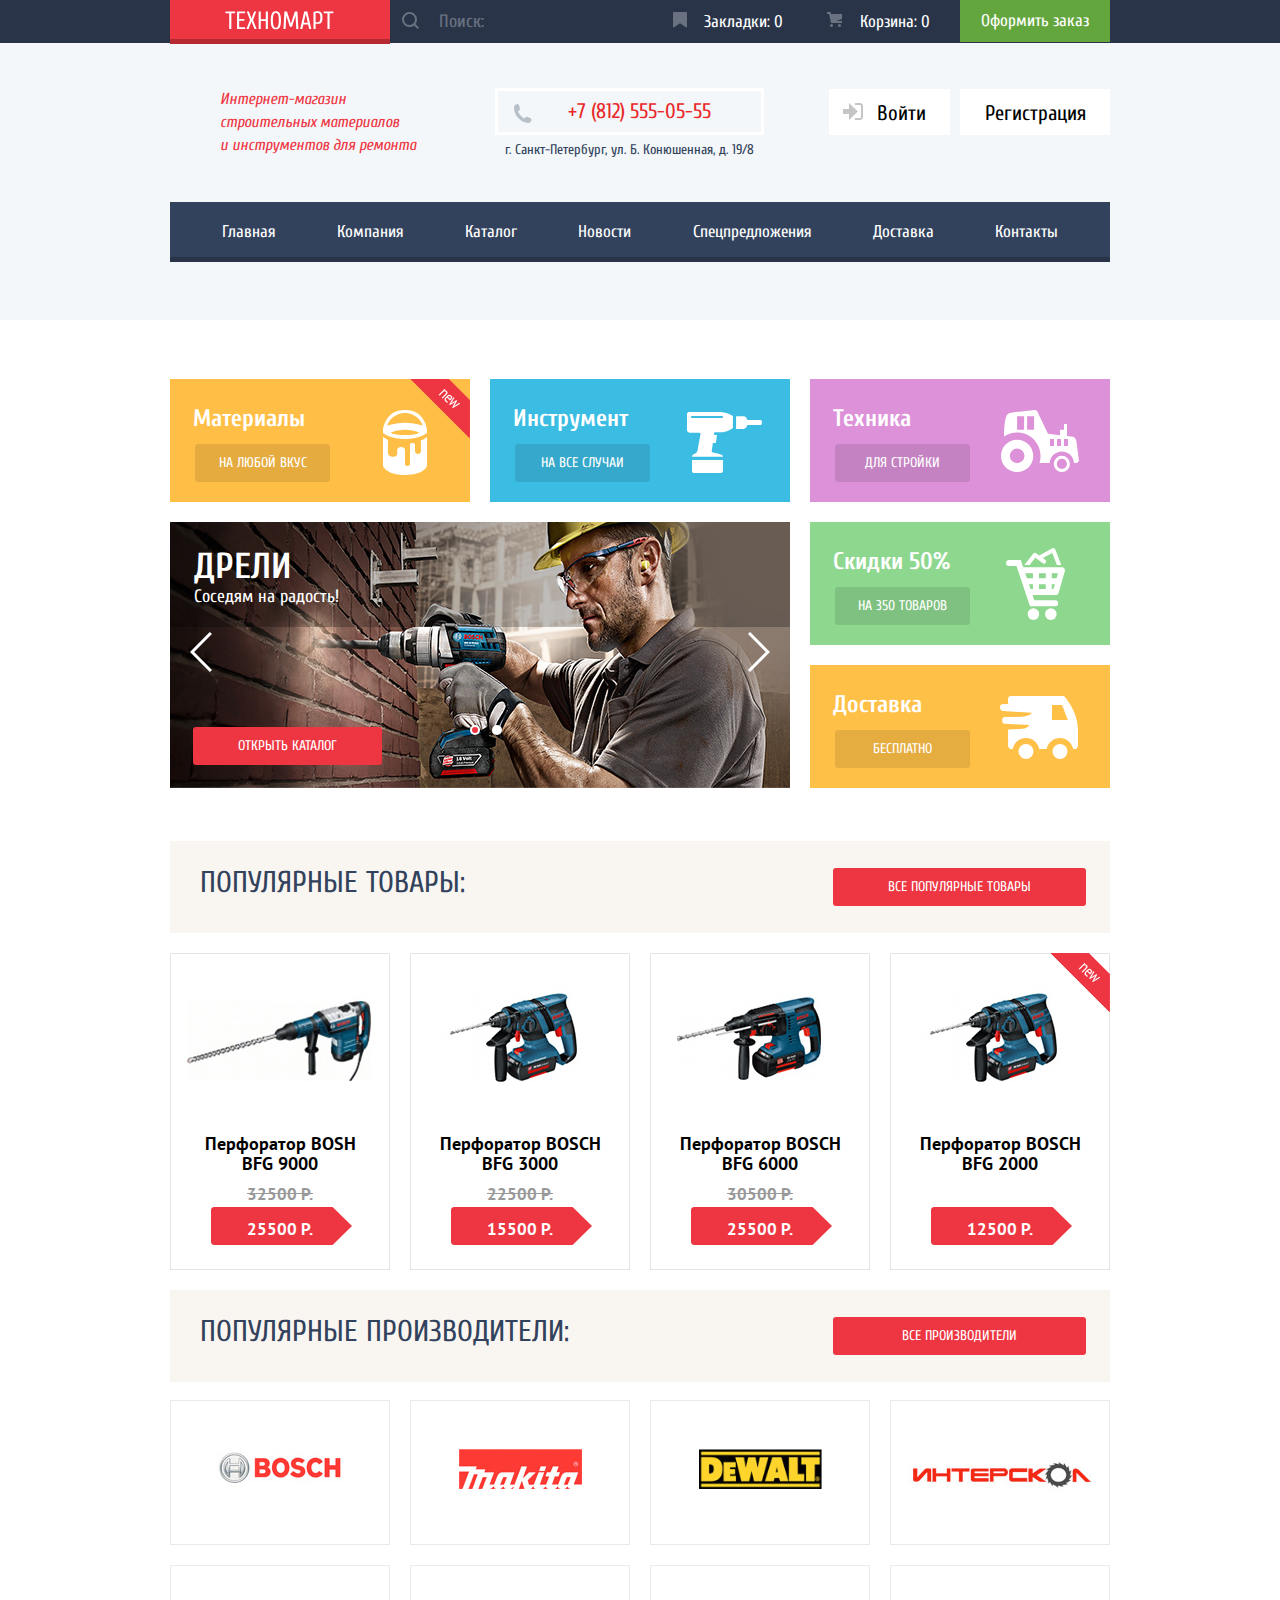
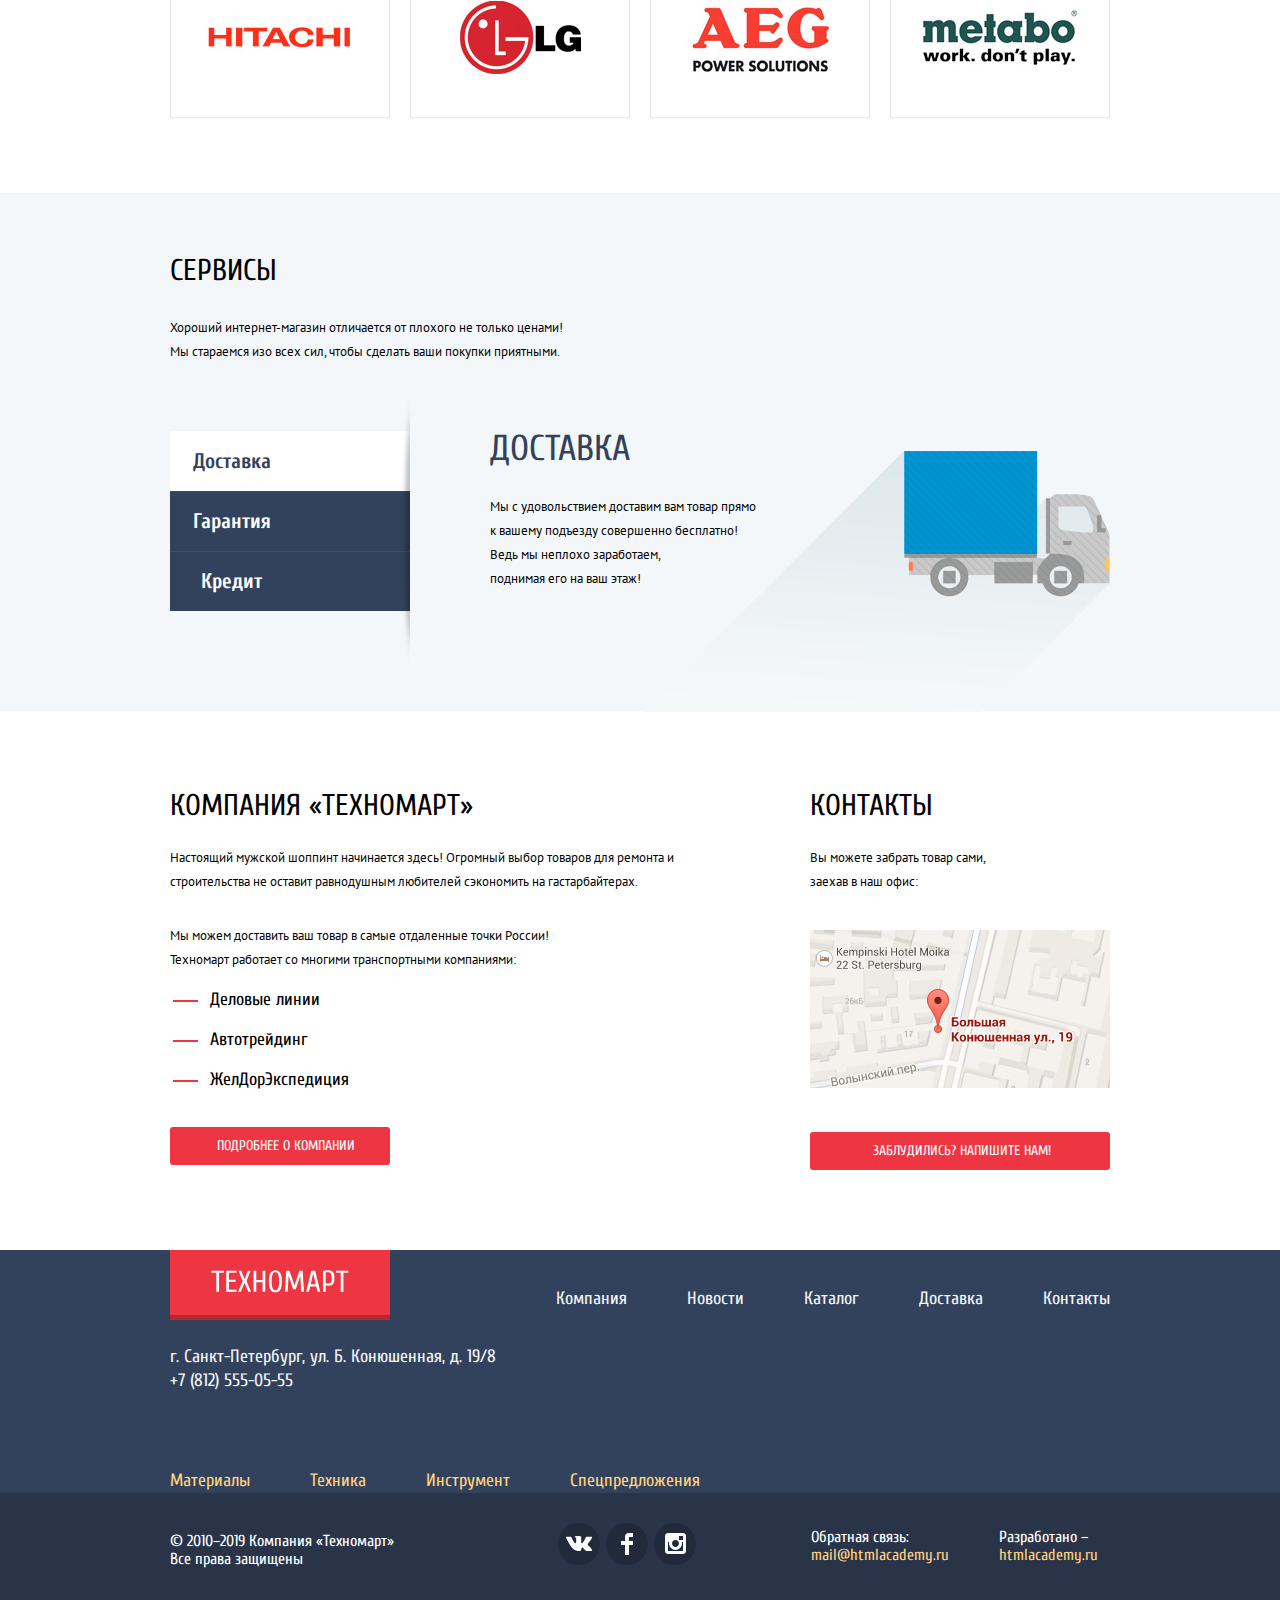
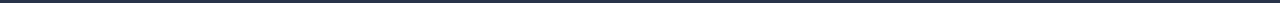
<file: index.html>
<!DOCTYPE html>
<html lang="ru">

<head>
  <meta charset="utf-8">
  <title>HTML Academy: Техномарт</title>
  <link
    href="https://fonts.googleapis.com/css?family=Cuprum:400,400i,700,700i%7CPT+Sans:400,400i,700,700i&amp;subset=cyrillic"
    rel="stylesheet">
  <link href="css/normalize.css" rel="stylesheet">
  <link href="css/style.css" rel="stylesheet">
</head>

<body>
  <header class="main-header">
    <section class="main-navigation">
      <div class="container flex">
        <h1 class="visually-hidden">Интернет-магазин «Техномарт</h1>
        <a href="index.html" class="logo">
          <img src="img/logo.svg" width="109" height="19"
            alt="Логотип магазина «Техномарт», переход на главную страницу">
        </a>
        <form action="https://echo.htmlacademy.ru" method="get">
          <p class="search">
            <input type="search" name="text" placeholder="Поиск:" id="search-field">
            <label for="search-field" class="visually-hidden">Поиск по сайту</label>
            <button type="submit" class="visually-hidden">Отправить форму</button>
          </p>
        </form>
        <a href="#" class="bookmark">
          Закладки: 0
        </a>
        <a href="#" class="cart">
          Корзина: 0
        </a>
        <a href="#" class="order">Оформить заказ</a>
      </div>
    </section>

    <section class="flex">
      <div class="container flex">
        <h2 class="slogan">Интернет-магазин строительных материалов и&nbsp;инструментов для ремонта</h2>
        <p class="contacts-header">
          <a href="tel:+78125550555" class="phone">+7 (812) 555-05-55</a>
          <span class="address">г. Санкт-Петербург, ул. Б. Конюшенная, д. 19/8</span>
        </p>
        <div class="flex login">
          <a href="#" class="sign-in">Войти</a>
          <a href="#" class="sign-up">Регистрация</a>
        </div>
        <nav class="site-navigation">
          <ul class="site-navigation-list flex">
            <li><a href="#">Главная</a></li>
            <li><a href="info.html">Компания</a></li>
            <li><a href="inner.html">Каталог</a></li>
            <li><a href="news.html">Новости</a></li>
            <li><a href="special-offer.html">Спецпредложения</a></li>
            <li><a href="delivery.html">Доставка</a></li>
            <li><a href="contacts.html">Контакты</a></li>
          </ul>
        </nav>
      </div>
    </section>
  </header>

  <div class="container flex">
    <div class="flex promo">
      <h2 class="visually-hidden">Баннеры</h2>
      <section class="flex promo-section-slider">
        <div class="promo-block promo-block-1">
          <span>Материалы</span>
          <a href="#">на любой вкус</a>
        </div>
        <div class="promo-block promo-block-2">
          <span>Инструмент</span>
          <a href="#">на все случаи</a>
        </div>
        <div class="promo-slider flex">
          <h2 class="visually-hidden">Слайдер</h2>
          <div class="slider-content-1">
            <span class="promo-slider-title">Дрели</span>
            <span class="promo-slider-text">Соседям на радость!</span>
          </div>
          <div class="slider-content-2">
            <span class="promo-slider-title">Перфораторы</span>
            <span class="promo-slider-text">Настоящие мужские игрушки</span>
          </div>
          <button class="button-left" type="button"><span class="visually-hidden">Вперед</span></button>
          <button class="button-right" type="button"><span class="visually-hidden">Назад</span></button>
          <div class="slider-controls">
            <label>Первый</label>
            <label>Второй</label>
          </div>
          <a href="inner.html">Открыть каталог</a>
        </div>
      </section>
      <section class="flex promo-section-block">
        <h2 class="visually-hidden">Баннеры</h2>
        <div class="promo-block promo-block-3">
          <span>Техника</span>
          <a href="#">для стройки</a>
        </div>
        <div class="promo-block promo-block-4">
          <span>Скидки 50%</span>
          <a href="#">на 350 товаров</a>
        </div>
        <div class="promo-block promo-block-5">
          <span>Доставка</span>
          <a href="#">бесплатно</a>
        </div>
      </section>
    </div>
  </div>

  <section class="container">
    <div class="popular-item flex">
      <h2 class="popular-item-title">Популярные товары:</h2>
      <a href="#">Все популярные товары</a>
    </div>
    <ul class="flex popular-list">
      <li class="catalog-item">
        <img src="img/product-10.jpg" width="218" height="170" alt="Перфоратор Bosch BFG 9000">
        <h3 class="catalog-item-title">
          <a href="catalog-item.html">
            <span>Перфоратор BOSH</span>
            <span>BFG 9000</span>
          </a>
        </h3>
        <div class="price">
          <p class="catalog-item-discount">32500 Р.</p>
          <a class="catalog-item-price" href="#">25500 Р.</a>
        </div>
        <p class="catalog-item-actions">
          <a href="#" class="catalog-item-buy">Купить</a>
          <a href="#" class="catalog-item-bookmark">В закладки</a>
        </p>
      </li>
      <li class="catalog-item">
        <img src="img/product-1.jpg" width="218" height="170" alt="Перфоратор Bosch BFG 3000">
        <h3 class="catalog-item-title">
          <a href="catalog-item.html">
            <span>Перфоратор BOSCH</span>
            <span>BFG 3000</span>
          </a>
        </h3>
        <div class="price">
          <p class="catalog-item-discount">22500 Р.</p>
          <a class="catalog-item-price" href="#">15500 Р.</a>
        </div>
        <p class="catalog-item-actions">
          <a href="#" class="catalog-item-buy">Купить</a>
          <a href="#" class="catalog-item-bookmark">В закладки</a>
        </p>
      </li>
      <li class="catalog-item">
        <img src="img/product-2.jpg" width="218" height="170" alt="Перфоратор Bosch BFG 6000">
        <h3 class="catalog-item-title">
          <a href="catalog-item.html">
            <span>Перфоратор BOSCH</span>
            <span>BFG 6000</span>
          </a>
        </h3>
        <div class="price">
          <p class="catalog-item-discount">30500 Р.</p>
          <a class="catalog-item-price" href="#">25500 Р.</a>
        </div>
        <p class="catalog-item-actions">
          <a href="#" class="catalog-item-buy">Купить</a>
          <a href="#" class="catalog-item-bookmark">В закладки</a>
        </p>
      </li>
      <li class="catalog-item">
        <img src="img/product-6.jpg" width="218" height="170" alt="Перфоратор Bosch BFG 2000">
        <h3 class="catalog-item-title">
          <a href="catalog-item.html">
            <span>Перфоратор BOSCH</span>
            <span>BFG 2000</span>
          </a>
        </h3>
        <div class="price">
          <p class="catalog-item-discount"></p>
          <a class="catalog-item-price" href="#">12500 Р.</a>
        </div>
        <p class="catalog-item-actions">
          <a href="#" class="catalog-item-buy">Купить</a>
          <a href="#" class="catalog-item-bookmark">В закладки</a>
        </p>
        <p class="catalog-item-new">Новинка</p>
      </li>
    </ul>
  </section>

  <section class="container">
    <div class="popular-producer flex">
      <h2 class="popular-producer-title">Популярные производители:</h2>
      <a href="#">Все производители</a>
    </div>
    <ul class="producer-list flex">
      <li class="producer-logo">
        <a class="producer-list-image" href="#">
          <img src="img/bosch.jpg" width="126" height="37" alt="Логотип Bosch">
        </a>
      </li>
      <li class="producer-logo">
        <a class="producer-list-image" href="#">
          <img src="img/makita.jpg" width="123" height="40" alt="Логотип Makita">
        </a>
      </li>
      <li class="producer-logo">
        <a class="producer-list-image" href="#">
          <img src="img/dewalt.jpg" width="123" height="40" alt="Логотип Dewalt">
        </a>
      </li>
      <li class="producer-logo">
        <a class="producer-list-image" href="#">
          <img src="img/interskol.jpg" width="200" height="88" alt="Логотип Интерскол">
        </a>
      </li>
      <li class="producer-logo">
        <a class="producer-list-image" href="#">
          <img src="img/hitachi.jpg" width="169" height="31" alt="Логотип Hitachi">
        </a>
      </li>
      <li class="producer-logo">
        <a class="producer-list-image" href="#">
          <img src="img/lg.jpg" width="121" height="73" alt="Логотип Lg">
        </a>
      </li>
      <li class="producer-logo">
        <a class="producer-list-image" href="#">
          <img src="img/aeg.jpg" width="151" height="96" alt="Логотип Aeg">
        </a>
      </li>
      <li class="producer-logo">
        <a class="producer-list-image" href="#">
          <img src="img/metabo.jpg" width="204" height="69" alt="Логотип Metabo">
        </a>
      </li>
    </ul>
  </section>

  <div class="sliders-info">
    <section class="container service">
      <h2 class="subtitle">Сервисы</h2>
      <p class="text">Хороший интернет-магазин отличается от плохого не только ценами!
        Мы стараемся изо всех сил, чтобы сделать ваши покупки приятными.
      </p>
    </section>
    <section class="container sliders-button flex">
      <div class="sliders flex">
        <button type="button" class="current">Доставка</button>
        <button type="button">Гарантия</button>
        <button type="button">Кредит</button>
      </div>
      <div class="slider-1 flex">
        <h2 class="subtitle">Доставка</h2>
        <p class="text">Мы с удовольствием доставим вам товар прямо<br>
          к вашему подъезду совершенно бесплатно!<br>
          Ведь мы неплохо заработаем,<br>
          поднимая его на ваш этаж!
        </p>
      </div>
      <div class="slider-2 flex">
        <h2 class="subtitle">Гарантия</h2>
        <p class="text">Если купленный у нас товар поломается или заискрит,<br>
          а также в случае пожара, спровоцированного его возгоранием,<br>вы всегда можете быть уверены в нашей гарантии.
          Мы обменяем сгоревший товар на новый.<br>
          Дом уж восстановите как-нибудь сами.
        </p>
      </div>
      <div class="slider-3 flex">
        <h2 class="subtitle">Кредит</h2>
        <p class="text">Залезть в долговую яму стало проще!
          Кредитные консультанты придут вам на помощь.
        </p>
        <a href="#" class="slider-button-submit">Отправить заявку</a>
    </div>
    </section>
  </div>

  <div class="container flex">
    <section class="info">
      <h2 class="subtitle">Компания «Техномарт»</h2>
      <p class="text">Настоящий мужской шоппинт начинается здесь! Огромный выбор товаров для ремонта и
        строительства не оставит равнодушным любителей сэкономить на гастарбайтерах.
      <p class="text text-2">Мы можем доставить ваш товар в самые отдаленные точки России!<br>
        Техномарт работает со многими транспортными компаниями:</p>
      <ul class="list">
        <li>Деловые линии</li>
        <li>Автотрейдинг</li>
        <li>ЖелДорЭкспедиция</li>
      </ul>
      <a href="#" class="button">Подробнее о компании</a>
    </section>
    <section class="main-contacts">
      <h2 class="subtitle">Контакты</h2>
      <p class="text">Вы можете забрать товар сами,
        заехав в наш офис:
      </p>
      <p class="contacts-map">
        <img class="map" src="img/map.jpg" width="300" height="158"
          alt="Офис компании по адресу ул.Б.Конюшенная, д.19/8">
        <a href="#" class="button">Заблудились? Напишите нам!</a>
      </p>
    </section>
  </div>

  <footer>
    <div class="main-footer">
      <div class="footer">
        <div class="container flex">
          <div class="container flex">
            <a href="index.html" class="logo-big">
              <img src="img/logo.svg" width="138" height="23" alt="Логотип магазина «Техномарт»">
            </a>
            <ul class="footer-navigation flex white-list">
              <li><a href="info.html" class="white-link">Компания</a></li>
              <li><a href="news.html" class="white-link">Новости</a></li>
              <li><a href="inner.html" class="white-link">Каталог</a></li>
              <li><a href="delivery.html" class="white-link">Доставка</a></li>
              <li><a href="contacts.html" class="white-link">Контакты</a></li>
            </ul>
          </div>
          <div class="container flex">
            <p class="footer-contacts"> г. Санкт-Петербург, ул. Б. Конюшенная, д. 19/8
              <a href="tel:+78125550555" class="footer-contacts">+7 (812) 555-05-55</a>
            </p>
            <ul class="footer-navigation flex yellow-list">
              <li><a href="materials.html" class="yellow-link">Материалы</a></li>
              <li><a href="technique.html" class="yellow-link">Техника</a></li>
              <li><a href="tool.html" class="yellow-link">Инструмент</a></li>
              <li><a href="special-offer.html" class="yellow-link">Спецпредложения</a></li>
            </ul>
          </div>
        </div>
      </div>

      <div class="footer-social">
        <div class="container flex">
          <p class="copyright">
            © 2010–2019 Компания «Техномарт»
            Все права защищены
          </p>
          <ul class="social flex">
            <li>
              <a href="#" class="social-button"><span class="visually-hidden">Вконтакте</span><svg
                  xmlns="http://www.w3.org/2000/svg" width="26" height="15" viewBox="0 0 26 15">
                  <path fill="#FFF"
                    d="M16.138 11.51c.956-.309 2.18 2.04 3.483 2.939.978.681 1.727.534 1.727.534l3.473-.05s1.815-.112.957-1.554c-.071-.12-.503-1.069-2.585-3.022-2.177-2.043-1.882-1.712.739-5.244 1.597-2.153 2.236-3.468 2.036-4.028-.192-.539-1.365-.399-1.365-.399L20.69.713c-.381.001-.704.119-.851.515-.003.004-.621 1.666-1.445 3.079-1.741 2.989-2.436 3.148-2.724 2.961-.661-.433-.494-1.737-.494-2.664 0-2.897.432-4.105-.846-4.417-.427-.104-.739-.172-1.828-.182-1.392-.021-2.574 0-3.244.329-.445.223-.786.712-.579.74.26.035.843.16 1.155.586.401.552.389 1.789.389 1.789s.229 3.411-.54 3.834c-.528.29-1.25-.302-2.803-3.016-.793-1.388-1.392-2.922-1.392-2.922s-.116-.285-.326-.441c-.25-.185-.6-.244-.6-.244L.848.684S.29.7.085.946c-.182.218-.015.668-.015.668s2.909 6.881 6.203 10.347c3.02 3.182 6.452 2.971 6.452 2.971h1.555s.469-.054.709-.312c.224-.24.214-.691.214-.691s-.031-2.109.935-2.419z" />
                </svg></a>
            </li>
            <li>
              <a href="#" class="social-button facebook"><span class="visually-hidden">Фейсбук</span><svg
                  xmlns="http://www.w3.org/2000/svg" width="12" height="22" viewBox="0 0 12 22">
                  <path fill="#FFF" d="M12 4V0H8a4 4 0 0 0-4 4v4H0v4h4v10h4V12h4V8H8V4h4z" />
                </svg></a>
            </li>
            <li>
              <a href="#" class="social-button"><span class="visually-hidden">Инстаграм</span><svg
                  xmlns="http://www.w3.org/2000/svg" width="21" height="21" viewBox="0 0 21 21">
                  <path fill="#FFF"
                    d="M18 0H3C1.35 0 0 1.35 0 3v15c0 1.65 1.35 3 3 3h15c1.65 0 3-1.35 3-3V3c0-1.65-1.35-3-3-3zm-7.5 7c1.93 0 3.5 1.57 3.5 3.5S12.43 14 10.5 14 7 12.43 7 10.5 8.57 7 10.5 7zM18 18H3V9h1.181A6.504 6.504 0 0 0 4 10.5a6.5 6.5 0 1 0 13 0 6.45 6.45 0 0 0-.181-1.5H18v9zm0-11h-4V3h4v4z" />
                </svg></a>
            </li>
          </ul>
          <p class="feedback mail">Обратная связь:
            <a href="mailto:mail@htmlacademy.ru" class="feedback-link">mail@htmlacademy.ru</a>
          </p>
          <p class="feedback site">Разработано –
            <a href="https://htmlacademy.ru/intensive/htmlcss" class="feedback-link">htmlacademy.ru</a>
          </p>
        </div>
      </div>
    </div>
  </footer>

  <section class="appointment">
    <h2 class="visually-hidden">Форма отправки письма</h2>
    <form class="flex" action="https://echo.htmlacademy.ru" method="POST">
      <p class="appointment-item appointment-item-name">
        <label for="name-field">Ваше имя:</label>
        <input type="text" name="name" id="name-field" placeholder="Имя Фамилия">
      </p>
      <p class="appointment-item appointment-item-email">
        <label for="mail-field">Ваш e-mail:</label>
        <input type="email" name="mail" id="mail-field" placeholder="email@example.com">
      </p>
      <p class="appointment-text">
        <label for="text-field">Текст письма:</label><br>
        <textarea name="text" id="text-field" placeholder="В свободной форме"></textarea>
      </p>
      <p class="submit-button">
        <button class="submit" type="submit">Отправить</button>
      </p>
    </form>
  </section>

  <section class="map-big">
    <h2 class="visually-hidden">Карта</h2>
    <img src="img/map.png" width="940" height="446" alt="Офис компании по адресу ул.Б.Конюшенная, д.19/8">
  </section>

</body>

</html>
</file>
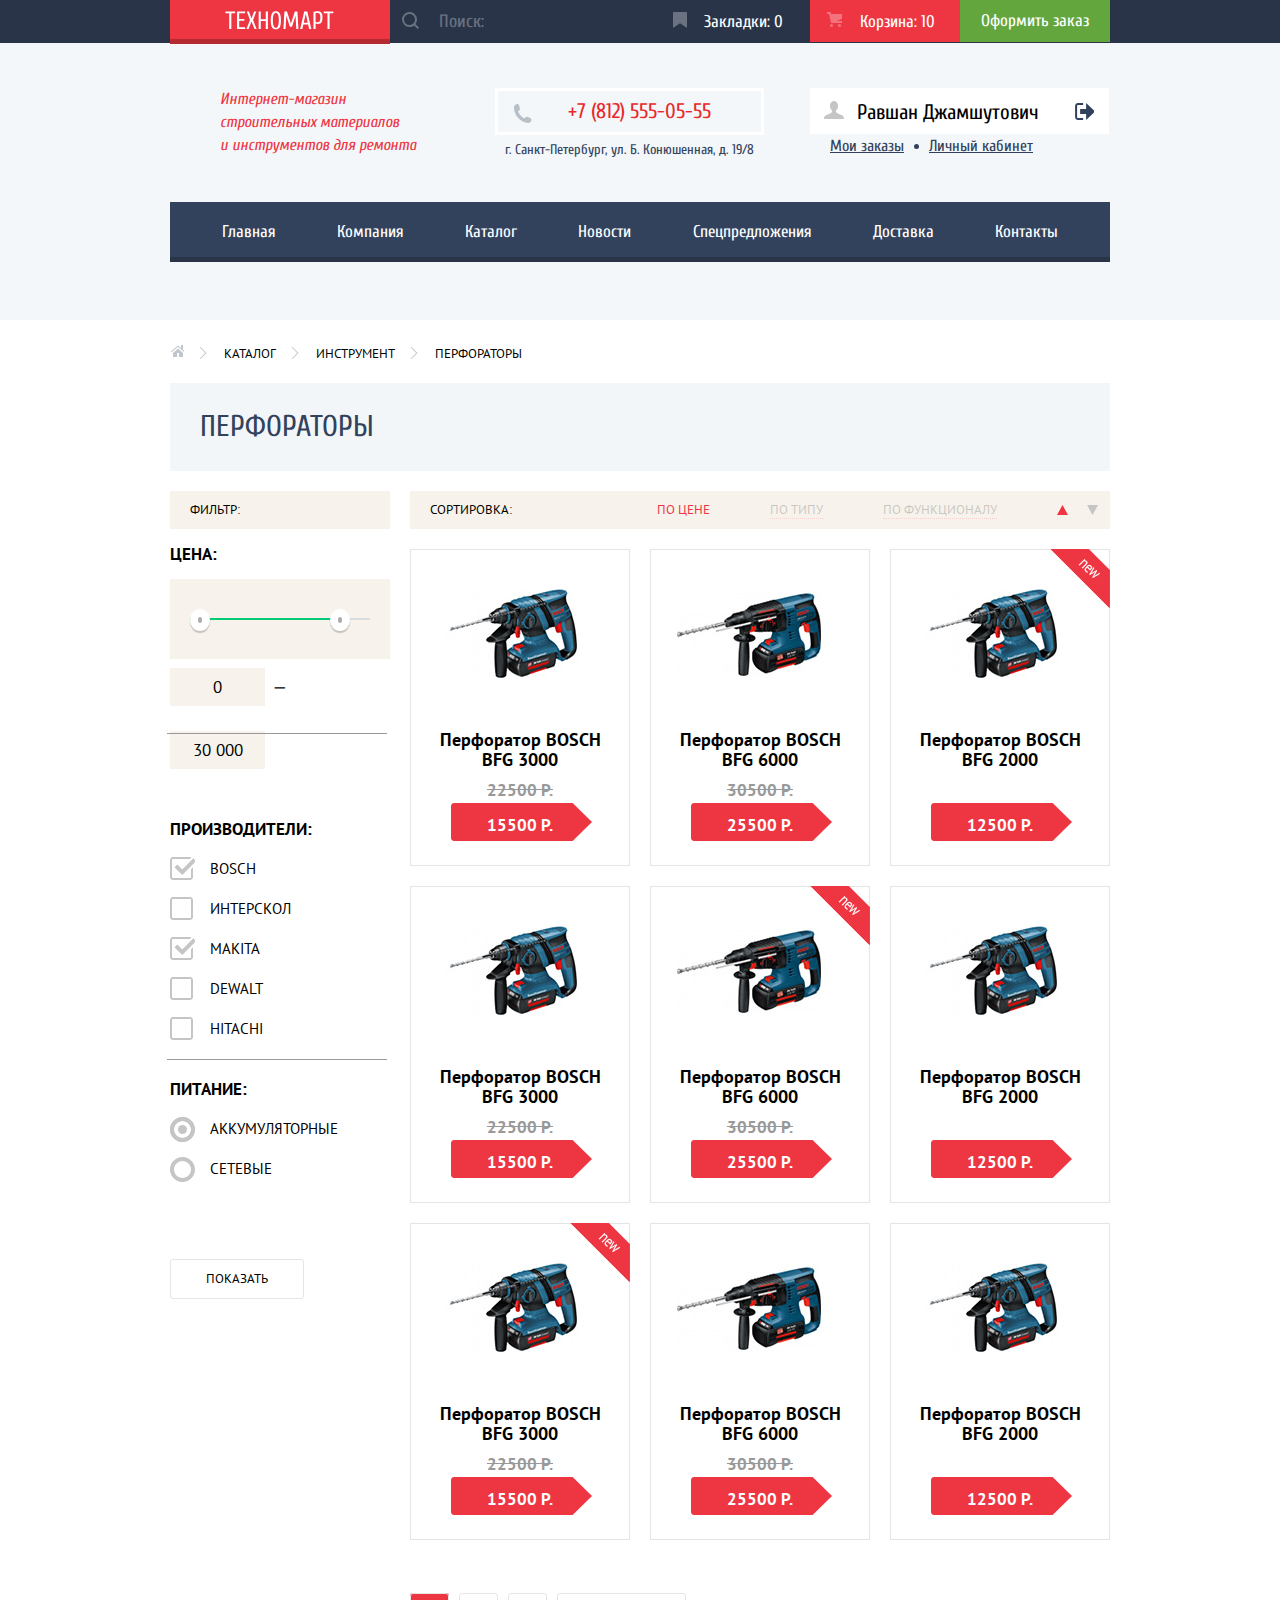
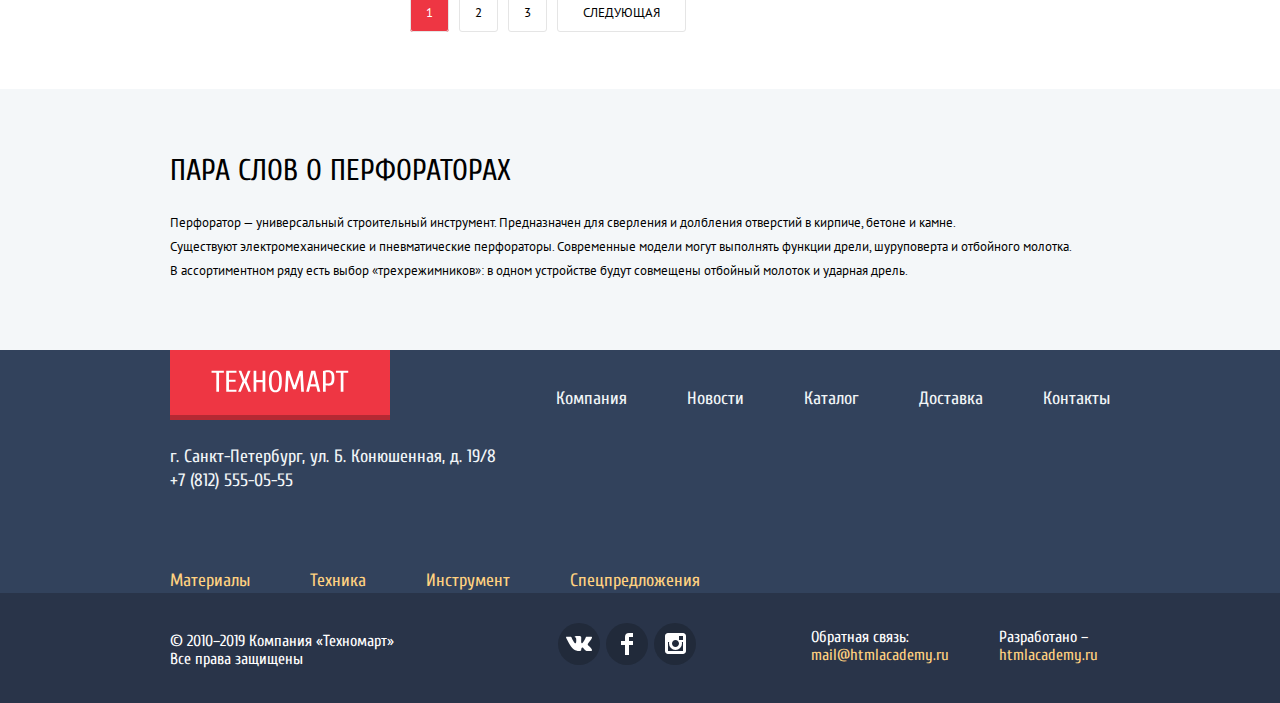
<file: inner.html>
<!DOCTYPE html>
<html lang="ru">

<head>
    <meta charset="utf-8">
    <title>HTML Academy: Техномарт</title>
    <link
        href="https://fonts.googleapis.com/css?family=Cuprum:400,400i,700,700i%7CPT+Sans:400,400i,700,700i&amp;subset=cyrillic"
        rel="stylesheet">
    <link href="css/normalize.css" rel="stylesheet">
    <link href="css/style.css" rel="stylesheet">
</head>

<body>
    <header class="main-header">
        <section class="main-navigation">
            <div class="container flex">
                <h1 class="visually-hidden">Интернет-магазин «Техномарт</h1>
                <a href="index.html" class="logo">
                    <img src="img/logo.svg" width="109" height="19"
                        alt="Логотип магазина «Техномарт», переход на главную страницу">
                </a>
                <form action="https://echo.htmlacademy.ru" method="get" class="search-form">
                    <p class="search">
                        <input type="search" name="text" placeholder="Поиск:" id="search-field">
                        <label for="search-field" class="visually-hidden">Поиск по сайту</label>
                        <button type="submit" class="visually-hidden">Отправить форму</button>
                    </p>
                </form>
                <a href="#" class="bookmark">
                    Закладки: 0
                </a>
                <a href="#" class="cart cart-full">
                    Корзина: 10
                </a>
                <a href="#" class="order">Оформить заказ</a>
            </div>
        </section>

        <section>
            <div class="container flex">
                <h1 class="slogan">Интернет-магазин строительных материалов и&nbsp;инструментов для ремонта</h1>
                <p class="contacts-header">
                    <a href="tel:+78125550555" class="phone">+7 (812) 555-05-55</a>
                    <span class="address">г. Санкт-Петербург, ул. Б. Конюшенная, д. 19/8</span>
                </p>
                <div class="flex user-navigation">
                <a href="#" class="user">Равшан Джамшутович</a>
                <a class="logout" href="#">
                    <span class="visually-hidden">Выход</span>
                </a>
                <a href="#" class="orders">Мои заказы</a>
                <a href="#" class="account">Личный кабинет</a>
                </div>
                <nav class="site-navigation">
                    <ul class="site-navigation-list flex">
                        <li><a href="index.html">Главная</a></li>
                        <li><a href="info.html">Компания</a></li>
                        <li><a href="inner.html">Каталог</a></li>
                        <li><a href="news.html">Новости</a></li>
                        <li><a href="special-offer.html">Спецпредложения</a></li>
                        <li><a href="delivery.html">Доставка</a></li>
                        <li><a href="contacts.html">Контакты</a></li>
                    </ul>
                </nav>
            </div>
        </section>
    </header>

    <div class="container">
    <ul class="breadcrumbs flex">
        <li class="home-link"><a href="index.html"></a></li>
        <li class="catalog"><a href="inner.html">Каталог</a></li>
        <li class="tool"><a href="tool.html">Инструмент</a></li>
        <li class="category">Перфораторы</li>
    </ul>
   
    <h2 class="category-title">Перфораторы</h2>
    <div class="flex">
        <section class="filter">
            <h2 class="visually-hidden">Фильтр товаров</h2>
            <p class="sorting-filter">Фильтр:</p>
            <p class="price-filter">Цена:</p>
            <div class="range-filter">
                <div class="range-controls">
                    <div class="scale"><div class="bar"></div></div>
                    <div class="range-toggle range-toggle-min"></div>
                    <div class="range-toggle range-toggle-max"></div>
                </div>
                <div class="price-controls">
                    <input class="min-price" type="text" value="0">
                    <span>—</span>
                    <input class="max-price" type="text" value="30 000">
                </div>
            </div>
        <form action="https://echo.htmlacademy.ru" method="get">   
            <fieldset>
               <legend class="producer-filter">Производители:</legend>
                <ul class="producer-filter-list">
                    <li class="producer">
                        <input class="visually-hidden filter-input" type="checkbox" name="bosch" id="filter-bosch" checked>
                        <label for="filter-bosch">Bosch</label>
                    </li>
                    <li class="producer">
                        <input class="visually-hidden filter-input" type="checkbox" name="interskol" id="filter-interskol">
                        <label for="filter-interskol">Интерскол</label>
                    </li>
                    <li class="producer">
                        <input class="visually-hidden filter-input" type="checkbox" name="makita" id="filter-makita" checked>
                        <label for="filter-makita">Makita</label>
                    </li>
                    <li class="producer">
                        <input class="visually-hidden filter-input" type="checkbox" name="dewalt" id="filter-dewalt">
                        <label for="filter-dewalt">Dewalt</label>
                    </li>
                    <li class="producer">
                        <input class="visually-hidden filter-input" type="checkbox" name="hitachi" id="filter-hitachi">
                        <label for="filter-hitachi">Hitachi</label>
                    </li>
                </ul>
            </fieldset>

            <fieldset>
                <legend class="net-filter">Питание:</legend>
                <ul class="net-filter-list">
                    <li class="net">
                        <input class="visually-hidden filter-input" type="radio" name="power" value="battery" id="filter-battery" checked>
                        <label for="filter-battery">Аккумуляторные</label>
                    </li>
                    <li class="net">
                        <input class="visually-hidden filter-input" type="radio" name="power" value="net" id="filter-net">
                        <label for="filter-net">Сетевые</label>
                    </li>
                </ul>
            </fieldset>
            <button class="filter-button" type="submit">Показать</button>
        </form>
    </section>

    <section class="catalog">
        <div class="catalog-filter flex">
            <p class="sorting">Сортировка:</p>
            <a href="#" class="sorting-type-current"><span>По цене</span></a>
            <a href="#" class="sorting-type"><span>По типу</span></a>
            <a href="#" class="sorting-type"><span>По функционалу</span></a>
            <a class="sorting-icon-up sorting-icon-current" href="#">
                <span class="visually-hidden">По возрастанию</span>
            </a>
            <a class="sorting-icon-down" href="#">
                <span class="visually-hidden">По убыванию</span>
            </a>
        </div>
        <h2 class="visually-hidden">Список перфораторов</h2>
        <ul class="catalog-list flex">
            <li class="catalog-item">
                <img class="item-image" src="img/product-1.jpg" width="218" height="170" alt="Перфоратор Bosch BFG 3000">
                <h3 class="catalog-item-title">
                    <a href="#">
                        <span>Перфоратор BOSCH</span>
                        <span>BFG 3000</span>
                    </a>
                </h3>
                <div class="price">
                    <p class="catalog-item-discount">22500 Р.</p>
                    <a class="catalog-item-price" href="#">15500 Р.</a>
                </div>
                <p class="catalog-item-actions">
                    <a href="#" class="catalog-item-buy">Купить</a>
                    <a href="#" class="catalog-item-bookmark">В закладки</a>
                </p>
                <p class="catalog-item-new visually-hidden">Новинка</p>
            </li>
            <li class="catalog-item">
                <img class="catalog-item-image" src="img/product-2.jpg" width="218" height="170" alt="Перфоратор Bosch BFG 6000">
                <h3 class="catalog-item-title">
                    <a href="#">
                        <span>Перфоратор BOSCH</span>
                        <span>BFG 6000</span>
                    </a>
                </h3>
                <div class="price"> 
                    <p class="catalog-item-discount">30500 Р.</p>
                    <a class="catalog-item-price" href="#">25500 Р.</a>
                </div>
                <p class="catalog-item-actions">
                    <a href="#" class="catalog-item-buy">Купить</a>
                    <a href="#" class="catalog-item-bookmark">В закладки</a>
                </p>
                <p class="catalog-item-new visually-hidden">Новинка</p>
            </li>
            <li class="catalog-item">
                <img class="catalog-item-image" src="img/product-6.jpg" width="218" height="170" alt="Перфоратор Bosch BFG 2000">             
                <h3 class="catalog-item-title">
                    <span>Перфоратор BOSCH</span>
                    <span>BFG 2000</span>
                </h3>
                <div class="price">
                    <p class="catalog-item-discount"></p>
                    <a class="catalog-item-price" href="#">12500 Р.</a>
                </div>
                <p class="catalog-item-actions">
                    <a href="#" class="catalog-item-buy">Купить</a>
                    <a href="#" class="catalog-item-bookmark">В закладки</a>
                </p>
                <p class="catalog-item-new">Новинка</p>
            </li>
            <li class="catalog-item">
                <img class="catalog-item-image" src="img/product-4.jpg" width="218" height="170" alt="Перфоратор Bosch BFG 3000">
                <h3 class="catalog-item-title">
                    <a href="#">
                        <span>Перфоратор BOSCH</span>
                        <span>BFG 3000</span>
                    </a>
                </h3>
                <div class="price"> 
                    <p class="catalog-item-discount">22500 Р.</p>
                    <a class="catalog-item-price" href="#">15500 Р.</a>
                </div>
                <p class="catalog-item-actions">
                    <a href="#" class="catalog-item-buy">Купить</a>
                    <a href="#" class="catalog-item-bookmark">В закладки</a>
                </p>
                <p class="catalog-item-new visually-hidden">Новинка</p>
            </li>
            <li class="catalog-item">
                <img class="catalog-item-image" src="img/product-5.jpg" width="218" height="170" alt="Перфоратор Bosch BFG 6000">
                <h3 class="catalog-item-title">
                    <a href="#">
                        <span>Перфоратор BOSCH</span>
                        <span>BFG 6000</span>
                    </a>
                </h3>
                <div class="price">  
                    <p class="catalog-item-discount">30500 Р.</p>
                    <a class="catalog-item-price" href="#">25500 Р.</a>
                </div>
                <p class="catalog-item-actions">
                    <a href="#" class="catalog-item-buy">Купить</a>
                    <a href="#" class="catalog-item-bookmark">В закладки</a>
                </p>
                <p class="catalog-item-new">Новинка</p>
            </li>
            <li class="catalog-item">
                <img class="catalog-item-image" src="img/product-6.jpg" width="218" height="170" alt="Перфоратор Bosch BFG 2000">
                <h3 class="catalog-item-title">
                    <a href="#">
                        <span>Перфоратор BOSCH</span>
                        <span>BFG 2000</span>
                    </a>
                </h3>
                <div class="price">
                    <p class="catalog-item-discount"></p>
                    <a class="catalog-item-price" href="#">12500 Р.</a>
                </div>
                <p class="catalog-item-actions">
                    <a href="#" class="catalog-item-buy">Купить</a>
                    <a href="#" class="catalog-item-bookmark">В закладки</a>
                </p>
                <p class="catalog-item-new visually-hidden">Новинка</p>
            </li>
            <li class="catalog-item">
                <img class="catalog-item-image" src="img/product-7.jpg" width="218" height="170" alt="Перфоратор Bosch BFG 3000">
                <h3 class="catalog-item-title">
                    <a href="#">
                        <span>Перфоратор BOSCH</span>
                        <span>BFG 3000</span>
                    </a>
                </h3>
                <div class="price"> 
                    <p class="catalog-item-discount">22500 Р.</p>
                    <a class="catalog-item-price" href="#">15500 Р.</a>
                </div>
                <p class="catalog-item-actions">
                    <a href="#" class="catalog-item-buy">Купить</a>
                    <a href="#" class="catalog-item-bookmark">В закладки</a>
                </p>
                <p class="catalog-item-new">Новинка</p>
            </li>
            <li class="catalog-item">
                <img class="catalog-item-image" src="img/product-8.jpg" width="218" height="170" alt="Перфоратор Bosch BFG 6000">
                <h3 class="catalog-item-title">
                    <a href="#">
                        <span>Перфоратор BOSCH</span>
                        <span>BFG 6000</span>
                    </a>
                </h3>
                <div class="price">  
                    <p class="catalog-item-discount">30500 Р.</p>
                    <a class="catalog-item-price" href="#">25500 Р.</a>
                </div>
                <p class="catalog-item-actions">
                    <a href="#" class="catalog-item-buy">Купить</a>
                    <a href="#" class="catalog-item-bookmark">В закладки</a>
                </p>
                <p class="catalog-item-new visually-hidden">Новинка</p>
            </li>
            <li class="catalog-item">
                <img class="catalog-item-image" src="img/product-9.jpg" width="218" height="170" alt="Перфоратор Bosch BFG 2000">
                <h3 class="catalog-item-title">
                    <a href="#">
                        <span>Перфоратор BOSCH</span>
                        <span>BFG 2000</span>
                    </a>
                </h3>
                <div class="price">
                    <p class="catalog-item-discount"></p>
                    <a class="catalog-item-price" href="#">12500 Р.</a>
                </div>
                <p class="catalog-item-actions">
                    <a href="#" class="catalog-item-buy">Купить</a>
                    <a href="#" class="catalog-item-bookmark">В закладки</a>
                </p>
                <p class="catalog-item-new visually-hidden">Новинка</p>
            </li>
        </ul>
        <div class="page-number">
        <a href="#">1</a>
        <a href="#">2</a>
        <a href="#">3</a>
        <a class="next" href="#">Следующая</a>
        </div>
    </section>
    </div>
    </div>

    <section class="item-info">
        <div class="container flex">
            <h2 class="subtitle">Пара слов о перфораторах</h2>
            <p class="text">Перфоратор — универсальный строительный инструмент. Предназначен для сверления и
                долбления
                отверстий в кирпиче, бетоне и камне.<br>
                Существуют электромеханические и пневматические перфораторы.
                Современные модели
                могут выполнять функции дрели, шуруповерта и отбойного молотка. В ассортиментном ряду есть выбор
                «трехрежимников»: в одном устройстве будут совмещены отбойный молоток и ударная дрель.
            </p>
        </div>
    </section>
   
    
    <footer>
        <div class="main-footer">
          <div class="footer">
            <div class="container flex">
              <div class="container flex">
                <a href="index.html" class="logo-big">
                  <img src="img/logo.svg" width="138" height="23" alt="Логотип магазина «Техномарт»">
                </a>
                <ul class="footer-navigation flex white-list">
                  <li><a href="info.html" class="white-link">Компания</a></li>
                  <li><a href="news.html" class="white-link">Новости</a></li>
                  <li><a href="inner.html" class="white-link">Каталог</a></li>
                  <li><a href="delivery.html" class="white-link">Доставка</a></li>
                  <li><a href="contacts.html" class="white-link">Контакты</a></li>
                </ul>
              </div>
              <div class="container flex">
                <p class="footer-contacts"> г. Санкт-Петербург, ул. Б. Конюшенная, д. 19/8
                  <a href="tel:+78125550555" class="footer-contacts">+7 (812) 555-05-55</a>
                </p>
                <ul class="footer-navigation flex yellow-list">
                  <li><a href="materials.html" class="yellow-link">Материалы</a></li>
                  <li><a href="technique.html" class="yellow-link">Техника</a></li>
                  <li><a href="tool.html" class="yellow-link">Инструмент</a></li>
                  <li><a href="special-offer.html" class="yellow-link">Спецпредложения</a></li>
                </ul>
              </div>
            </div>
          </div>
    
          <div class="footer-social">
            <div class="container flex">
              <p class="copyright">
                © 2010–2019 Компания «Техномарт»
                Все права защищены
              </p>
              <ul class="social flex">
                <li>
                  <a href="#" class="social-button"><span class="visually-hidden">Вконтакте</span><svg
                      xmlns="http://www.w3.org/2000/svg" width="26" height="15" viewBox="0 0 26 15">
                      <path fill="#FFF"
                        d="M16.138 11.51c.956-.309 2.18 2.04 3.483 2.939.978.681 1.727.534 1.727.534l3.473-.05s1.815-.112.957-1.554c-.071-.12-.503-1.069-2.585-3.022-2.177-2.043-1.882-1.712.739-5.244 1.597-2.153 2.236-3.468 2.036-4.028-.192-.539-1.365-.399-1.365-.399L20.69.713c-.381.001-.704.119-.851.515-.003.004-.621 1.666-1.445 3.079-1.741 2.989-2.436 3.148-2.724 2.961-.661-.433-.494-1.737-.494-2.664 0-2.897.432-4.105-.846-4.417-.427-.104-.739-.172-1.828-.182-1.392-.021-2.574 0-3.244.329-.445.223-.786.712-.579.74.26.035.843.16 1.155.586.401.552.389 1.789.389 1.789s.229 3.411-.54 3.834c-.528.29-1.25-.302-2.803-3.016-.793-1.388-1.392-2.922-1.392-2.922s-.116-.285-.326-.441c-.25-.185-.6-.244-.6-.244L.848.684S.29.7.085.946c-.182.218-.015.668-.015.668s2.909 6.881 6.203 10.347c3.02 3.182 6.452 2.971 6.452 2.971h1.555s.469-.054.709-.312c.224-.24.214-.691.214-.691s-.031-2.109.935-2.419z" />
                    </svg></a>
                </li>
                <li>
                  <a href="#" class="social-button facebook"><span class="visually-hidden">Фейсбук</span><svg
                      xmlns="http://www.w3.org/2000/svg" width="12" height="22" viewBox="0 0 12 22">
                      <path fill="#FFF" d="M12 4V0H8a4 4 0 0 0-4 4v4H0v4h4v10h4V12h4V8H8V4h4z" />
                    </svg></a>
                </li>
                <li>
                  <a href="#" class="social-button"><span class="visually-hidden">Инстаграм</span><svg
                      xmlns="http://www.w3.org/2000/svg" width="21" height="21" viewBox="0 0 21 21">
                      <path fill="#FFF"
                        d="M18 0H3C1.35 0 0 1.35 0 3v15c0 1.65 1.35 3 3 3h15c1.65 0 3-1.35 3-3V3c0-1.65-1.35-3-3-3zm-7.5 7c1.93 0 3.5 1.57 3.5 3.5S12.43 14 10.5 14 7 12.43 7 10.5 8.57 7 10.5 7zM18 18H3V9h1.181A6.504 6.504 0 0 0 4 10.5a6.5 6.5 0 1 0 13 0 6.45 6.45 0 0 0-.181-1.5H18v9zm0-11h-4V3h4v4z" />
                    </svg></a>
                </li>
              </ul>
              <p class="feedback mail">Обратная связь:
                <a href="mailto:mail@htmlacademy.ru" class="feedback-link">mail@htmlacademy.ru</a>
              </p>
              <p class="feedback site">Разработано –
                <a href="https://htmlacademy.ru/intensive/htmlcss" class="feedback-link">htmlacademy.ru</a>
              </p>
            </div>
          </div>
        </div>
      </footer>

    <section class="add-item">
        <h2 class="add-item-title">Товар добавлен в корзину!</h2>
            <button type="button" class="visually-hidden">Закрыть</button>
        <p class="add-item-button">
            <a href="#" class="add-item-button-order">Оформить заказ</a>
            <button type="button" class="add-item-button-continue">Продолжить покупки</button>
        </p>
    </section>
</body>

</html>
</file>
<file: css/style.css>
body {
  margin: 0;
  padding: 0;
  font-family: "Cuprum", "Arial", sans-serif;
  font-size: 18px;
  line-height: 24px;
  font-weight: 400;
  color: #000000;
  background-color: #ffffff;
}

a {
  text-decoration: none;
  color: inherit;
}

.visually-hidden {
  position: absolute;
  width: 1px;
  height: 1px;
  margin: -1px;
  border: 0;
  padding: 0;
  clip: rect(0 0 0 0);
  overflow: hidden;
}

html,
body {
  min-width: 960px;
}

img { 
max-width: 100%;
}

html { 
box-sizing: border-box; 
}

*, *::before, *::after { 
box-sizing: inherit; 
}

.container {
  width: 940px;
  margin-left: auto;
  margin-right: auto;
}

.flex {
  display: flex;
  flex-wrap: wrap;
  align-items: flex-start;
}

/*
header
*/

.main-header {
  background-color: #f4f7f9;
}

.main-navigation {
  background-color: #293449;
}

.logo {
  width: 220px;
  padding-top: 11px;
  padding-right: 56px;
  padding-bottom: 4px;
  padding-left: 55px;
  background-color: #ee3643;
  position: relative;
}

.logo:hover,
.logo:focus {
  background-color: #ca2c37;
}

.logo:active {
  background-color: #ba2732;
}

.logo::after {
  content: "";
  position: absolute;
  width: 220px;
  height: 5px;
  background-color: #ee3643;
  box-shadow: inset 0px -5px 0 0 rgba(0, 0, 0, 0.24);
  background-position: 0 0;
  background-repeat: no-repeat;
  left: 0px;
  top: 39px;
}

.search {
  background-color: #293449;
  margin: 0;
}

.search input {
  background-color: #293449;
  border: none;
  width: 270px;
  padding-left: 49px;
  padding-top: 12px;
  padding-bottom: 10px;
  background-image: url("../img/search.svg");
  background-repeat: no-repeat;
  background-position: 12px 12px;
  opacity: 0.3;
}

.search input:hover {
  background-color: #212a3a;
  opacity: 1;
}

.search input:focus,
.search input:active {
  background-color: #ffffff;
  font-size: 17px;
  line-height: 18px;
  color: #000000;
  background-image: url("../img/icon-search.svg");
  background-repeat: no-repeat;
  background-position: 12px 12px;
  opacity: 1;
}

.search input::placeholder {
  color: #ffffff;
  opacity: 1;
}

.search input:focus::placeholder {
  color: #000000;
}

.bookmark {
  color: #ffffff;
  font-size: 17px;
  line-height: 18px;
  background-color: #293449;
  width: 150px;
  padding-top: 13px;
  padding-right: 5px;
  padding-bottom: 11px;
  padding-left: 44px;
  position: relative;
}

.bookmark:hover,
.bookmark:focus {
  background-color: #212a3a;
}

.bookmark:active {
  color: rgba(255, 255, 255, 0.6);
  background-color: #161d29;
}

.bookmark::before {
  content: "";
  width: 14px;
  height: 16px;
  position: absolute;
  top: 12px;
  left: 13px;
  background-image: url("../img/bookmark.svg");
  background-repeat: no-repeat;
  background-position: 0 0;
  opacity: 0.3;
}

.cart {
  color: #ffffff;
  font-size: 17px;
  line-height: 18px;
  background-color: #293449;
  width: 150px;
  padding-top: 13px;
  padding-right: 5px;
  padding-bottom: 11px;
  padding-left: 50px;
  position: relative;
}

.cart:hover,
.cart:focus {
  background-color: #212a3a;
}

.cart:active {
  color: rgba(255, 255, 255, 0.6);
  background-color: #161d29;
}

.cart-full {
  background-color: #ee3643;
}

.cart::before {
  content: "";
  width: 15px;
  height: 15px;
  position: absolute;
  top: 12px;
  left: 17px;
  background-image: url("../img/cart.svg");
  background-repeat: no-repeat;
  background-position: 0 0;
  opacity: 0.3;
}

.cart:hover::before,
.cart:focus::before,
.bookmark:hover::before,
.bookmark:focus::before {
  opacity: 1;
}

.cart:active::before,
.bookmark:active::before {
  opacity: 0.5;
}

.order {
  color: #ffffff;
  font-size: 17px;
  line-height: 18px;
  background-color: #63a63e;
  width: 150px;
  padding-top: 12px;
  padding-bottom: 12px;
  padding-left: 21px;
}

.order:hover,
.order:focus {
  background-color: #5fbb2d;
}

.order:active {
  color: rgba(255, 255, 255, 0.5);
  background-color: #518534;
}

.slogan {
  color: #ee3643;
  font-size: 16px;
  line-height: 23px;
  font-style: italic;
  font-weight: 400;
  width: 210px;
  margin-top: 45px;
  margin-right: 65px;
  margin-left: 50px;
}

.contacts-header {
  color: #32425c;
  font-size: 14px;
  width: 270px;
  margin: 0px;
  margin-top: 45px;
  margin-right: 40px;
  margin-bottom: 40px;
}

.phone {
  color: #e9292a;
  font-size: 21px;
  line-height: 21px;
  border: solid 3px #ffffff;
  padding-top: 10px;
  padding-right: 50px;
  padding-bottom: 10px;
  padding-left: 70px;
  margin-bottom: 3px;
  display: inline-block;
  vertical-align: top;
  position: relative;
}

.phone::before {
  content: "";
  width: 19px;
  height: 19px;
  position: absolute;
  top: 13px;
  left: 15px;
  background-image: url("../img/phone.svg");
  background-repeat: no-repeat;
  background-position: 0 0;
}

.address {
  width: 250px;
  margin-left: 10px;
}

.sign-in,
.sign-up {
  font-size: 21px;
  line-height: 21px;
  color: #000000;
}

.sign-in:hover,
.sign-up:hover {
  color: #ee3643;
}

.sign-in:focus,
.sign-up:focus {
  color: #ee3643;
}

.sign-in:active,
.sign-up:active {
color: rgba(0, 0, 0, 0.3);
}

.sign-in {
  width: 121px;
  background-color: #ffffff;
  padding-top: 14px;
  padding-right: 27px;
  padding-bottom: 11px;
  padding-left: 48px;
  margin-right: 10px;
  margin-top: 46px;
  margin-left: 24px;
  position: relative;
}

.sign-in::before {
  content: "";
  width: 20px;
  height: 17px;
  position: absolute;
  top: 14px;
  left: 14px;
  background-image: url("../img/login.svg");
  background-repeat: no-repeat;
  background-position: 0 0;
}

.sign-up {
  width: 150px;
  background-color: #ffffff;
  padding-top: 14px;
  padding-right: 25px;
  padding-bottom: 11px;
  padding-left: 25px;
  margin-top: 46px;
}

.sign-in:hover::before,
.sign-in:focus::before {
  background: url("../img/icon-login.svg");
}

.user-navigation {
  width: 299px;
  margin-bottom: 5px;
  margin-left: 5px;
}

.user {
  font-size: 21px;
  line-height: 21px;
  width: 250px;
  background-color: #ffffff;
  padding-top: 14px;
  padding-bottom: 11px;
  padding-left: 47px;
  margin-top: 45px;
  position: relative;
}

.user:focus {
  color: rgba(0, 0, 0, 0.3);
}

.user::before {
  content: "";
  width: 20px;
  height: 18px;
  position: absolute;
  top: 13px;
  left: 14px;
  background-image: url("../img/user.svg");
  background-repeat: no-repeat;
  background-position: 0 0;
}

.user:focus::before {
  opacity: 0.3;
}

.logout {
  position: relative;
  width: 49px;
  height: 46px;
  margin-top: 45px;
  background-color: white;
}

.logout::after {
  content: "";
  width: 20px;
  height: 17px;
  top: 14px;
  right: 13px;
  position: absolute;
  background-image: url("../img/logout.svg");
  background-repeat: no-repeat;
  background-position: 0 0;
  top: 15px;
  right: 15px;
}

.logout:focus::after {
  opacity: 0.3;
}

.user:hover::before,
.user:focus::before {
  background: url("../img/icon-user.svg") no-repeat 0 0;
}

.logout:hover::after,
.logout:focus::after {
  background: url("../img/icon-logout.svg");
}

.orders {
  margin-right: 25px;
  margin-left: 20px;
  position: relative;
}

.orders::after {
  content: "";
  position: absolute;
  width: 5px;
  height: 5px;
  top: 10px;
  right: -15px;
  background-color: #32425c;
  border-radius: 50%;
  margin-left: 2px;
}

.orders,
.account {
  color: #32425c;
  font-size: 16px;
  text-decoration: underline;
}

.orders:hover,
.account:hover {
  color: #ee3643;
}

.orders:focus,
.account:focus {
  color: #ee3643;
}

.orders:active,
.account:active {
  color: rgba(50, 66, 92, 0.3);
}

.site-navigation {
  box-shadow: inset 0px -5px 0 0 #293449;
  background-color: #32425c;
  width: 940px;
  margin-bottom: 58px;
}

.site-navigation-list {
  color: #ffffff;
  list-style: none;
  padding: 0;
  display: flex;
  justify-content: space-between;
}

.site-navigation-list a {
  color: #ffffff; 
  font-size: 17px;
  justify-content: space-between;
  padding-top: 18px;
  padding-bottom: 20px;
  padding-left: 20px;
  padding-right: 20px;
}

.site-navigation-list li:first-child a {
  padding-left: 52px;
}

.site-navigation-list li:last-child a {
  padding-right: 52px;
}

.site-navigation-list a:hover,
.site-navigation-list a:focus {
  background-color: #293449;
}

.site-navigation-list a:active {
  color: rgba(255, 255, 255, 0.5);
  background-color: #1d2739;
}

/*
main
*/

.promo {
  margin-top: 59px;
  margin-bottom: 40px;
}

.promo-section-slider {
  width: 620px;
  margin: 0;
  margin-right: 20px;
}

.promo-section-block {
  width: 300px;
  margin: 0;
  margin-bottom: 13px;
}

.promo-slider {
  width: 620px;
  margin: 0;
  margin-bottom: 13px;
  position: relative;
  background-color: rgba(0, 0, 0, 0.1)
}

.slider-controls label {
  display: inline-block;
  vertical-align: top;
  width: 10px;
  height: 10px;
  margin-right: 12px;
  background-color: #ffffff;
  border-radius: 50%;
  position: relative;
}

.promo-slider::before {
  content: "";
  width: 6px;
  height: 6px;
  background-color: #ee3643;
  background-position: 0 0;
  background-repeat: no-repeat;
  position: absolute;
  border-radius: 50%;
  top: 205px;
  left: 302px;
  z-index: 1;
}

.slider-controls {
  position: absolute;
  bottom: 39px;
  left: 300px;
  font-size: 0;
}

.promo-slider a {
  background-color: #ee3643;
  color: #ffffff;
  font-size: 14px;
  line-height: 18px;
  text-transform: uppercase;
  padding-top: 10px;
  padding-right: 45px;
  padding-bottom: 10px;
  padding-left: 45px;
  border-radius: 3px;
  position: absolute;
  top: 205px;
  left: 23px;
 }

.promo-slider a:hover,
.promo-slider a:focus {
  background-color: #ca2c37;
}

.promo-slider a:active {
  background-color: #ba2732;
}

.promo-slider {
  position: relative;
}

.promo-slider .button-left {
  position: absolute;
  width: 22px;
  height: 40px;
  top: 110px;
  left: 20px;
  background-color: transparent;
  border: none;
  background-image: url("../img/icon-left.svg");
}

.promo-slider .button-right {
  position: absolute;
  width: 22px;
  height: 40px;
  top: 110px;
  right: 20px;
  background-color: transparent;
  border: none;
  background-image: url("../img/icon-right.svg");
  background-position: 0 0;
  background-repeat: no-repeat;
}

.slider-content-1 {
  content: "";
  width: 620px;
  height: 266px;
  background-image: url("../img/slider-image.png");
  background-position: 0 0;
  background-repeat: no-repeat;
  background-color: rgba(0, 0, 0, 0.1);
}

.slider-content-2 {
  display: none;
  content: "";
  width: 620px;
  height: 266px;
  background-image: url("../img/slider-image-2.jpg");
  background-position: 0 0;
  background-repeat: no-repeat;
  background-color: rgba(0, 0, 0, 0.1);
}

.promo-slider-title {
  display: block;
  font-size: 36px;
  line-height: 36px;
  color: #ffffff;
  font-weight: bold;
  text-transform: uppercase;
  margin-top: 27px;
  margin-left: 24px;
}

.promo-slider-text {
  color: #ffffff;
  margin-left: 24px;
}

.promo-block {
  width: 300px;
  display: flex;
  flex-wrap: wrap;
  flex-direction: column;
  margin-bottom: 20px;
}

.promo-block span {
  margin-top: 25px;
  margin-left: 23px;
  color: #ffffff;
  font-size: 24px;
  font-weight: bold;
  line-height: 30px;
}

.promo-block a {
  width: 135px;
  font-size: 14px;
  line-height: 18px;
  padding-top: 10px;
  padding-bottom: 10px;
  margin-top: 10px;
  margin-left: 25px;
  margin-bottom: 20px;
  background-color: rgba(0, 0, 0, 0.1);
  color: #ffffff;
  text-transform: uppercase;
  text-align: center;
  border-radius: 3px;
}

.promo-block a:hover,
.promo-block a:focus {
  background-color: rgba(0, 0, 0, 0.2);
}

.promo-block a:active {
  background-color: rgba(0, 0, 0, 0.3);
}

.promo-block-1 {
  background-color: #ffbf47;
  position: relative;
  margin-right: 20px;
}

.promo-block-1::after {
  content: "";
  width: 44px;
  height: 65px;
  position: absolute;
  background-image: url("../img/icon-1.svg");
  background-position: 0 0;
  background-repeat: no-repeat;
  right: 43px;
  top: 31px;
}

.promo-block-1::before {
  content: "";
  width: 60px;
  height: 59px;
  position: absolute;
  background-image: url("../img/new-flag.png");
  background-position: 0 0;
  background-repeat: no-repeat;
  right: 0;
}

.promo-block-2 {
  background-color: #3bbce3;
  position: relative;
}

.promo-block-2::after {
  content: "";
  width: 75px;
  height: 61px;
  position: absolute;
  background-image: url("../img/icon-2.svg");
  background-position: 0 0;
  background-repeat: no-repeat;
  right: 28px;
  top: 33px;
}

.promo-block-3 {
  background-color: #dc91d8;
  position: relative;
}

.promo-block-3::after {
  content: "";
  width: 78px;
  height: 62px;
  position: absolute;
  background-image: url("../img/icon-3.svg");
  background-position: 0 0;
  background-repeat: no-repeat;
  right: 31px;
  top: 31px;
}

.promo-block-4 {
  background-color: #8ed78f;
  position: relative;
}

.promo-block-4::after {
  content: "";
  width: 59px;
  height: 72px;
  position: absolute;
  background-image: url("../img/icon-4.svg");
  background-position: 0 0;
  background-repeat: no-repeat;
  right: 45px;
  top: 26px;
}

.promo-block-5 {
  background-color: #ffc047;
  position: relative;
  margin-bottom: 0;
}

.promo-block-5::after {
  content: "";
  width: 78px;
  height: 63px;
  position: absolute;
  background-image: url("../img/icon-5.svg");
  background-position: 0 0;
  background-repeat: no-repeat;
  right: 32px;
  top: 31px;
}

.info {
  width: 519px;
  margin-right: auto;
}

.info .subtitle,
.main-contacts .subtitle {
  font-size: 30px;
  line-height: 30px;
  text-transform: uppercase;
  font-weight: 400;
  margin-top: 80px;
}

.info .text,
.main-contacts .text {
  font-family: "PT Sans", "Arial", sans-serif;
  font-size: 13px;
  margin-bottom: 30px;
}

.info .text-2 {
  margin-bottom: 0;
  margin-bottom: 18px;
}

.info .list {
  font-size: 18px;
  line-height: 20px;
  list-style: none;
  margin: 0px;
  margin-bottom: 37px;
}

.info .button {
  width: 220px;
  padding-top: 10px;
  padding-right: 30px;
  padding-bottom: 10px;
  padding-left: 41px;
  display: block;
  text-align: center;
}

.list li {
  position: relative;
  margin-bottom: 20px;
}

.list li::before {
  content: "";
  position: absolute;
  width: 25px;
  height: 2px;
  background-color: #ee3643;
  background-position: 0 0;
  background-repeat: no-repeat;
  left: -37px;
  top: 10px;
}

.main-contacts {
  width: 300px;
}

.main-contacts .text {
  width: 179px;
  margin-bottom: 36px;
}

.main-contacts .button {
  width: 300px;
  padding-top: 10px;
  padding-right: 59px;
  padding-bottom: 10px;
  padding-left: 63px;
  display: block;
  text-align: center;
}

.contacts-map {
  margin: 0px;
  margin-bottom: 80px;
}

.map {
  margin-bottom: 37px;
}

.button {
  color: #ffffff;
  font-size: 14px;
  line-height: 18px;
  background-color: #ee3643;
  text-transform: uppercase;
  border-radius: 3px;
}

.button:hover {
  background-color: #ca2c37;
}

.button:focus {
  background-color: #ba2732;
}

.category-title {
  color: #32425c;
  font-size: 30px;
  line-height: 30px;
  font-weight: 400;
  background-color: #f2f6f8;
  padding-top: 29px;
  padding-bottom: 29px;
  padding-left: 30px;
  text-transform: uppercase;
  margin: 0;
  margin-top: 20px;
  margin-bottom: 20px;
}

.breadcrumbs {
  list-style: none;
  padding: 0;
  margin-top: 25px;
}

.breadcrumbs li {
  color: #000000;
  font-family: "PT Sans", "Arial", sans-serif;
  font-size: 13px;
  line-height: 18px;
  text-transform: uppercase;
  position: relative;
  margin-right: 40px;
}

.breadcrumbs .category::before,
.breadcrumbs .tool::before {
  content: "";
  position: absolute;
  width: 14px;
  height: 12px;
  background-image: url("../img/icon-right-small.svg");
  background-repeat: no-repeat;
  background-position: 0 0;
  left: -25px;
  top: 2px;
}

.breadcrumbs .catalog {
  position: relative;
  padding-left: 40px;
}

.breadcrumbs .home-link {
  content: "";
  width: 14px;
  height: 12px;
  left: 0;
  top:0;
  background: url("../img/home.svg");
  background-repeat: no-repeat;
  background-position: 0 0;
  margin: 0;
}

.breadcrumbs .catalog::after {
  content: "";
  position: absolute;
  width: 14px;
  height: 12px;
  background-image: url("../img/icon-right-small.svg");
  background-repeat: no-repeat;
  background-position: 0 0;
  left: 15px;
  top: 2px;
}

.filter {
  width: 220px;
  margin-right: 20px;
}

.filter ul {
  list-style: none;
  margin: 0;
  padding: 0;
}

.filter fieldset {
  border: none;
  padding: 0;
  margin: 0;
}

.range-filter {
  width: 220px;
  position: relative;
}

.range-controls {
  margin-bottom: 9px;
  padding-left: 20px;
  background: #f7f3ec;
  overflow: hidden;
}

.scale {
  position: relative;
  margin-top: 39px;
  margin-bottom: 39px;
  width: 180px;
  height: 2px;
  background-color: #d7dcde;
}

.bar {
  width: 152px;
  height: 2px;
  background: #00ca74;
}

.range-toggle {
  content: "";
  position: absolute;
  width: 20px;
  height: 22px;
  background-color: #ababab;
  border: 8px solid #ffffff;
  border-radius: 50%;
  box-shadow: 0 2px 1px 0 rgba(0, 1, 1, 0.2);
  cursor: pointer;
}

.range-toggle-min {
  top: 30px;
}

.range-toggle-max {
  right: 40px;
  top: 30px;
}

.price-controls {
  position: relative;
  margin-bottom: 20px;
}

.price-controls::after {
  content: "";
  position: absolute;
  width: 220px;
  height: 1px;
  top: 65px;
  right: 3px;
  position: absolute;
  background-color: #999999;
}

.price-controls input {
  width: 95px;
  margin: 0;
  margin-bottom: 25px;
  padding-top: 10px;
  padding-right: 21px;
  padding-bottom: 10px;
  padding-left: 21px;
  background-color:#f7f3ec;
  font-size: 17px;
  line-height: 18px;
  font-family: "PT Sans", "Arial", sans-serif;
  text-align: center;
  border: none;
}

.price-controls span {
  margin-left: 4px;
  margin-right: 5px;
}

.sorting-filter {
  width: 220px;
  background-color: #f7f3ec;
  margin: 0;
  font-family: "PT Sans", "Arial", sans-serif;
  font-size: 13px;
  line-height: 18px;
  text-transform: uppercase;
  padding-top: 10px;
  padding-right: 149px;
  padding-left: 20px; 
  padding-bottom: 10px;
}

.producer-filter,
.net-filter,
.price-filter {
  font-family: "PT Sans", "Arial", sans-serif;
  font-size: 17px;
  line-height: 30px;
  font-weight: bold;
  text-transform: uppercase;
  margin-bottom: 15px;
}

.price-filter {
  margin: 0;
  margin-top: 10px;
  margin-bottom: 10px;
}

.producer-filter-list li:last-child {
  margin-bottom: 35px;
  position: relative;
}

.producer-filter-list li:last-child::after {
  content: "";
  position: absolute;
  width: 220px;
  height: 1px;
  top: 40px;
  right: 3px;
  background-color: #999999;
}

.producer-filter-list li,
.net-filter-list li {
  font-family: "PT Sans", "Arial", sans-serif;
  font-size: 15px;
  line-height: 20px;
  text-transform: uppercase;
  padding-left: 40px;
  margin-bottom: 20px;
}

.producer label,
.net label {
  font-family: "PT Sans", "Arial", sans-serif;
  font-size: 15px;
  line-height: 20px;
  list-style: none;
  text-transform: uppercase;
}

.producer label,
.net label {
  position: relative;
  margin-bottom: 17px;
}

.producer .filter-input + label::before {
  content: "";
  position: absolute;
  width: 25px;
  height: 25px;
  background-image: url("../img/checkbox-off.svg");
  background-repeat: no-repeat;
  background-position: 0 0;
  top: -2px;
  left: -40px;
}

.producer input:checked + label::before { 
  display: none;
}

.net .filter-input + label::before {
  content: "";
  position: absolute;
  width: 25px;
  height: 25px;
  background-image: url("../img/radio-off.svg");
  background-repeat: no-repeat;
  background-position: 0 0;
  top: -2px;
  left: -40px;
}

.producer .filter-input:checked + label::after {
  content: "";
  position: absolute;
  width: 25px;
  height: 25px;
  background-image: url("../img/checkbox-on.svg");
  background-repeat: no-repeat;
  background-position: 0 0;
  top: -2px;
  left: -40px;
}

.net .filter-input:checked + label::after {
  content: "";
  position: absolute;
  width: 25px;
  height: 25px;
  background-image: url("../img/radio-on.svg");
  background-repeat: no-repeat;
  background-position: 0 0;
  top: -2px;
  left: -40px;
}

.producer .filter-input:hover + label::after,
.producer .filter-input:focus + label::after {
  background-image: url("../img/checkbox-on-hover.svg");
}

.net .filter-input:hover + label::after,
.net .filter-input:focus + label::after {
  background-image: url("../img/radio-on-hover.svg");
}

.producer .filter-input:hover + label::before,
.producer .filter-input:focus + label::before {
  background-image: url("../img/checkbox-off-hover-2.svg");
}

.net .filter-input:hover + label::before,
.net .filter-input:focus + label::before {
  background-image: url("../img/radio-off-hover-2.svg");
}

.filter-input:disabled + label {
  opacity: 0.5;
}

.filter-button {
  font-family: "PT Sans", "Arial", sans-serif;
  font-size: 13px;
  line-height: 18px;
  border: solid 1px #e5e5e5;
  background-color: #ffffff;
  padding-top: 10px;
  padding-right: 35px;
  padding-bottom: 10px;
  padding-left: 35px;
  text-transform: uppercase;
  margin-top: 60px;
  border-radius: 3px;
}

.catalog-filter {
  width: 700px;
  background-color: #f7f3ec;
}

.sorting {
  margin: 0;
  font-family: "PT Sans", "Arial", sans-serif;
  font-size: 13px;
  line-height: 18px;
  text-transform: uppercase;
  padding-top: 10px;
  padding-right: 145px;
  padding-left: 20px; 
  padding-bottom: 10px;
}

.sorting-type span {
  border-bottom: 1px dotted #ee3643;
}

.sorting-type {
  font-family: "PT Sans", "Arial", sans-serif;
  font-size: 13px;
  line-height: 18px;
  text-transform: uppercase;
  opacity: 0.18;
  padding-top: 10px;
  padding-right: 60px;
}

.sorting-type-current {
  color: #ee3643;
  font-family: "PT Sans", "Arial", sans-serif;
  font-size: 13px;
  line-height: 18px;
  text-transform: uppercase;
  padding-top: 10px;
  padding-right: 60px;
}

.sorting-type:hover,
.sorting-type:focus {
  opacity: 1;
}

.sorting-type:active {
  color: #ee3643;
  border: none;
}

.sorting-icon-up,
.sorting-icon-down {
  margin-top: 14px;
  position: relative;
}

.sorting-icon-up:before {
  content: "";
  width: 11px;
  height: 10px;
  position: absolute;
  background-image: url("../img/icon-up-dir.svg");
  background-position: 0 0;
  background-repeat: no-repeat;
}

.sorting-icon-up:hover::before,
.sorting-icon-up:focus::before {
  background-image: url("../img/icon-up-dir-hover.svg");
}

.sorting-icon-up:active::before {
  background-image: url("../img/icon-up-dir-active.svg");
}

.sorting-icon-down:after {
  content: "";
  width: 11px;
  height: 10px;
  position: absolute;
  background-image: url("../img/icon-down-dir.svg");
  background-position: 0 0;
  background-repeat: no-repeat;
  left: 30px;
}

.sorting-icon-down:hover::after,
.sorting-icon-down:focus::after {
  background-image: url("../img/icon-down-dir-hover.svg");
}

.sorting-icon-down:active::after {
  background-image: url("../img/icon-down-dir-active.svg");
}

.sorting-icon-up:hover {
  background-image: url("../img/icon-up-dir-hover.svg");
  background-repeat: no-repeat;
  background-position: 0 10px;
}

.sorting-icon-current::before {
  background-image: url("../img/icon-up-dir-active.svg");
}

.catalog-list {
  width: 700px;
  margin-top: 20px;
  padding: 0;
  align-items: stretch;
  list-style: none;
}

.catalog-list .catalog-item:nth-child(3n) {
  margin-right: 0;
}

.catalog-item {
  position: relative;
  display: flex;
  flex-direction: column;
  width: 220px;
  margin-right: 20px;
  margin-bottom: 20px;
  line-height: 20px;
  font-family: "PT Sans", "Arial", sans-serif;
  font-weight: bold;
  text-align: center;
  background-color: #ffffff;
  border: solid 1px #e5e5e5;
}

.catalog-item:hover {
  box-shadow: 0px 10px 25px 0 rgba(41, 52, 73, 0.5);
  background-color: #ffffff;
}

.catalog-item-title { 
  margin-top: 10px;
  margin-left: 10px;
  margin-right: 10px;
  margin-bottom: auto;
  padding-left: 10px;
  padding-right: 10px;
}

.catalog-item-title a,
.catalog-item-title {
  font-family: "PT Sans", "Arial", sans-serif;
  font-size: 18px;
  line-height: 20px;
  font-weight: bold;
}

.catalog-item-image {
  width: 218px;
}

.catalog-item-image img {
  max-width: 100%;
}

.catalog-item-new {
  position: absolute;
  top: -19px;
  right: -1px;
  width: 60px;
  height: 59px;
  overflow: hidden;
  text-indent: -1000px;
  z-index: 20;
  background: url("../img/new-flag.png") no-repeat 0 0;
}

.catalog-item-actions {
  position: absolute;
  top: 0;
  left: 0;
  width: 218px;
  background-color: #ffffff;
  z-index: 10;
  padding-top: 22px;
  padding-bottom: 22px;
  display: none;
}

.catalog-item-buy,
.catalog-item-bookmark {
  display: block;
  width: 135px;
  font-family: "Cuprum", "Arial", sans-serif;
  font-size: 14px;
  line-height: 18px;
  margin-right: 42px;
  margin-bottom: 8px;
  margin-left: 42px;
  text-transform: uppercase;
  border-radius: 3px;
}

.catalog-item-buy {
  background-color: #63a63e;
  box-shadow: inset 0px -3px 0 0 #367315;
  padding-top: 10px;
  padding-right: 45px;
  padding-bottom: 10px;
  padding-left: 45px;
  color: #ffffff;
  position: relative;
}

.catalog-item-buy:hover,
.catalog-item-buy:focus  {
  background-color: #5fbb2d;
}

.catalog-item-buy:hover::before,
.catalog-item-buy:focus::before,
.catalog-item-buy:active::before {
  opacity: 1;
}

.catalog-item-buy:active {
  background-color: #518534;
}

.catalog-item-buy::before {
  content: "";
  width: 15px;
  height: 15px;
  position: absolute;
  top: 12px;
  left: 20px;
  background: url("../img/cart.svg") no-repeat 0 0;
  opacity: 0.3;
}

.catalog-item-bookmark {
  border: 3px solid #63a63e;
  padding-top: 8px;
  padding-right: 20px;
  padding-bottom: 8px;
  padding-left: 20px;
  text-align: center;
  color: #32425c;
}

.catalog-item-bookmark:hover,
.catalog-item-bookmark:focus {
  border: 3px solid #32425c;
}

.catalog-item-bookmark:active {
  opacity: 0.3;
}

.price {
  margin-bottom: 30px;
}

.catalog-item-discount {
  font-family: "PT Sans", "Arial", sans-serif;
  font-weight: bold;
  font-size: 17px;
  margin-top: 10px;
  margin-bottom: 15px;
  color: #999999;
  text-decoration: line-through;
}

.catalog-item-price {
  color: #ffffff;
  font-size: 17px;
  line-height: 18px;
  font-weight: bold;
  font-family: "PT Sans", "Arial", sans-serif;
  font-weight: bold;
  position: relative;
  z-index: 1;
}

.catalog-item-price::after {
  content: "";
  width: 141px;
  height: 38px;
  position: absolute;
  top: -11px;
  left: -36px;
  background-image: url("../img/item-button.svg");
  background-repeat: no-repeat;
  background-position: 0 0;
  z-index: -1;
}

.catalog-item:hover .catalog-item-actions {
  display: block;
}

.page-number {
  margin-top: 40px;
  margin-bottom: 65px;
}

.page-number a {
  width: 40px;
  font-family: "PT Sans", "Arial", sans-serif;
  font-size: 13px;
  line-height: 18px;
  background-color: #ffffff;
  border: 1px solid #e5e5e5;
  border-radius: 3px;
  padding-top: 10px;
  padding-right: 15px;
  padding-bottom: 10px;
  padding-left: 15px;
  text-transform: uppercase;
  margin-right: 5px;
}

.page-number a:first-child {
  background-color: #ee3643;
  color: #ffffff;
}

.page-number .next {
  width: 140px;
  padding-right: 25px;
  padding-left: 25px;
}

.page-number a:hover,
.page-number a:focus {
  color: #000000;
  border: 1px solid #bdc6ca;
  background-color: #ffffff;
}

.page-number a:active {
  color: #000000;
  border: 1px solid #ee3643;
  background-color: #ffffff;
}

.item-info {
  background-color: #f4f7f9;
}

.item-info .subtitle {
  font-size: 30px;
  line-height: 30px;
  text-transform: uppercase;
  margin: 0;
  margin-top: 67px;
  font-weight: 400;
}

.item-info .text {
  width: 911px;
  font-family: "PT Sans", "Arial", sans-serif;
  font-size: 13px;
  line-height: 24px;
  margin-top: 25px;
  margin-bottom: 67px;
}

.popular-item,
.popular-producer {
background-color: #f9f5f0;
}

.popular-item-title,
.popular-producer-title {
  color: #32425c;
  font-size: 30px;
  line-height: 30px;
  font-weight: 400;
  margin-top: 27px;
  margin-left: 30px;
  margin-bottom: 27px;
  padding-right: 100px;
  margin-right: auto;
  text-transform: uppercase;
}

.popular-item a,
.popular-producer a {
  width: 253px;
  color: #ffffff;
  text-align: center;
  background-color: #ee3643;
  border-radius: 3px;
  font-size: 14px;
  line-height: 18px;
  text-transform: uppercase;
  padding-top: 10px;
  padding-right: 40px;
  padding-bottom: 10px;
  padding-left: 40px;
  margin-top: 27px;
  margin-right: 24px;
  margin-bottom: 27px;
}

.popular-list {
  margin: 0;
  padding: 0;
  margin-top: 20px;
  margin-bottom: 20px;
  align-items: stretch;
}

.popular-list li {
  margin-right: 20px;
  margin-bottom: 0;
}

.popular-list li:nth-child(4n) {
  margin-right: 0;
}

.producer-list {
  list-style: none;
  align-items: stretch;
  padding: 0;
  margin-bottom: 55px;
}

.producer-list li {
  width: 220px;
  border: solid 1px #eaeaea;
  background-color: #ffffff;
  margin: 0;
  padding: 0;
  margin-right: 20px;
  margin-bottom: 20px;
  display: flex;
  align-items: center;
  justify-content: center;
}

.producer-list li:nth-child(4n) {
  margin-right: 0;
}

.producer-list-image {
  padding-bottom: 24px;
  padding-top: 24px;
}

.producer-logo:hover,
.producer-logo:focus {
  box-shadow: 0 10px 25px 0 rgba(41, 52, 73, 0.5);
}

.producer-logo:active {
  opacity: 0.3;
}

.sliders-info {
  background-color: #f4f7f9;
}

.service .subtitle {
  margin: 0;
  font-size: 30px;
  line-height: 30px;
  text-transform: uppercase;
  font-weight: 400;
  padding-top: 63px;
  padding-bottom: 30px;
}

.service .text {
  width: 398px;
}

.service .text,
.slider-1 .text,
.slider-2 .text,
.slider-3 .text {
  font-family: "PT Sans", "Arial", sans-serif;
  font-size: 13px;
  margin: 0;
  margin-bottom: 67px;
}

.slider-1 .text,
.slider-2 .text {
  margin-bottom: 120px;
}

.slider-2 .text { 
  width: 379px;
}

.slider-3 .text {
  width: 279px;
  margin-bottom: 31px;
}

.sliders {
  margin-right: 80px;
  flex-direction: column;
}

.slider-1 .subtitle, 
.slider-2 .subtitle,
.slider-3 .subtitle {
  width: 275px;
  color: #32425c;
  font-size: 36px;
  line-height: 36px;
  font-weight: 400;
  text-transform: uppercase;
  margin: 0;
  margin-bottom: 28px;
}

.slider-2,
.slider-3 {
  margin-left: 320px;
  display: none;
}

.sliders button {
  margin: 0;
  width: 240px;
  padding-top: 15px;
  padding-right: 140px;
  padding-bottom: 15px;
  padding-left: 23px;
  font-size: 21px;
  line-height: 30px;
  font-weight: bold;
  color: #ffffff;
  background-color: #32425c;
  box-shadow: inset 0 1px 0 0 #405069;
  border: none;
}

.sliders button:hover {
  background-color: #293449;
  color: #ffffff;
}

.sliders button:active {
  background-color: #ffffff;
  color: #32425c;
}

.sliders-button {
  position: relative;
}

.sliders-button::before {
  content: "";
  position: absolute;
  width: 10px;
  height: 279px;
  background-image: url(../img/shadow.png);
  background-repeat: no-repeat;
  background-position: 0 0;
  left: 230px;
  top: -40px;
}

.slider-1,
.slider-2,
.slider-3 {
  width: 620px;
  flex-direction: column;
  position: relative;
}

.slider-1::before {
  content: "";
  position: absolute;
  width: 468px;
  height: 261px;
  background-image: url("../img/delivery.png");
  background-position: 0 0;
  background-repeat: no-repeat;
  right: 0px;
  top: 20px;
}

.slider-2::before {
  content: "";
  position: absolute;
  width: 389px;
  height: 283px;
  background-image: url("../img/guarantee.png");
  background-position: 0 0;
  background-repeat: no-repeat;
  right: 0px;
  top: 20px;
}

.slider-3::before {
  content: "";
  position: absolute;
  width: 465px;
  height: 285px;
  background-image: url("../img/credit.png");
  background-position: 0 0;
  background-repeat: no-repeat;
  right: 0px;
  top: 20px;
}

.sliders .current {
  background-color: #ffffff;
  color: #32425c;
  box-shadow: none;
}

.slider-button-submit {
  color: #ffffff;
  font-size: 14px;
  line-height: 18px;
  text-transform: uppercase;
  background-color: #ff5357;
  padding-top: 14px;
  padding-right: 44px;
  padding-bottom: 14px;
  padding-left: 44px;
  margin-bottom: 153px;
}

/*
footer
*/

.logo-big {
  width: 220px;
  padding-top: 20px;
  padding-right: 41px;
  padding-bottom: 20px;
  padding-left: 41px;
  margin-right: 166px;
  box-shadow: inset 0px -5px 0 0 rgba(0, 0, 0, 0.24);
  background-color: #ee3643;
}

.footer-navigation {
  margin: 0;
  padding: 0;
  list-style: none;
}

.footer {
  background-color: #32425c;
}

.footer-social {
  background-color: #293449;
}

.social {
  margin-top: 30px;
  margin-right: 65px;
  margin-bottom: 30px;
  margin-left: 110px;
  list-style: none;
  padding-left: 50px;
  padding-right: 50px;
}

.social-button {
  width: 42px;
  height: 42px;
  background-color: #212a3a;
  border-radius: 50%;
  display: flex;
  align-items: center;
  justify-content: center;
}

.social li {
  margin-left: 3px;
  margin-right: 3px;
}

.social li:first-child {
  margin-left: 0;
}

.social li:last-child {
  margin-right: 0;
}

.social-button:hover,
.social-button:focus {
  background-color: #ee3643;
}

.white-link {
  color: #f1f5f7;
}

.white-link:hover {
  text-decoration: underline;
}

.white-link:focus {
  color: rgba(241, 245, 247, 0.5);
  text-decoration: underline;
}

.yellow-link {
  color: #ffd180;
}

.yellow-link:hover {
  text-decoration: underline;
}

.yellow-link:focus {
  color: rgba(255, 209, 128, 0.5);
}

.copyright,
.feedback {
  font-size: 16px;
  line-height: 18px;
  color: #ffffff;
}

.feedback-link {
color: #ffd180;
}

.feedback-link:hover {
  text-decoration: underline;
}

.feedback-link:focus {
  color: #ee3643;
  text-decoration: none;
}

.mail {
  width: 135px;
  margin-right: 53px;
  margin-top: 35px;
  margin-bottom: 35px;
}

.site {
  width: 96px;
  margin-top: 35px;
  margin-bottom: 35px;
}

.footer-contacts {
  width: 332px;
  margin-top: 25px;
  margin-right: 79px;
  margin-bottom: 51px;
  color: #f1f5f7;
}

.white-list {
  margin-top: 37px;
}

.white-list li {
  margin-right: 60px;
}

.white-list li:last-child {
  margin-right: 0;
}

.yellow-list {
  margin-top: 25px;
}

.yellow-list li {
  margin-right: 60px;
}

.yellow-list li:last-child {
  margin-right: 0;
}

.copyright {
  width: 228px;
  margin-top: 39px;
  margin-bottom: 35px;
}

.add-item {
  display: none;
  width: 620px;
  box-shadow: 0 20px 40px 0 rgba(41, 52, 73, 0.75);
  border-top: 7px solid red;
  position: relative;
}

.add-item-title {
  width: 340px;
  color: #000000;
  font-family: "Cuprum", "Arial", sans-serif;
  font-weight: 400;
  font-size: 30px;
  line-height: 30px;
  margin-top: 65px;
  margin-right: 120px;
  margin-bottom: 68px;
  margin-left: 180px;
}

.add-item::before {
  content: "";
  width: 66px;
  height: 66px;
  position: absolute;
  top: 48px;
  left: 80px;
  background-image: url("../img/modal-check.svg");
  background-repeat: no-repeat;
  background-position: 0 0;
}

.add-item::after {
  content: "";
  width: 21px;
  height: 21px;
  position: absolute;
  top: 6px;
  right: 9px;
  background-image: url("../img/form-close.svg");
  background-repeat: no-repeat;
  background-position: 0 0;
}

.add-item-button {
  margin-top: 37px;
  margin-bottom: 37px;
  background-color: #f1f1f1;
}

.add-item-button-order {
  width: 220px;
  color: #ffffff;
  text-transform: uppercase;
  background-color: #ee3643;
  padding-top: 10px;
  padding-right: 59px;
  padding-bottom: 10px;
  padding-left: 59px;
  margin-top: 37px;
  margin-right: 20px;
  margin-left: 80px;
  margin-bottom: 37px;
  text-align: center;
  border-radius: 3px;
  font-size: 14px;
  line-height: 18px;
}

.add-item-button-continue {
  width: 220px;
  text-transform: uppercase;
  background-color: #ffffff;
  border: 0;
  padding: 0;
  padding-top: 10px;
  padding-right: 20px;
  padding-bottom: 10px;
  padding-left: 20px;
  margin-top: 37px;
  margin-right: 60px;
  margin-bottom: 37px;
  text-align: center;
  border-radius: 3px;
  font-size: 14px;
  line-height: 18px;
}

.appointment {
  display: none;
  width: 620px;
  border-top: 7px solid #ee3643;
  box-shadow: 0 20px 40px 0 rgba(0, 1, 1, 0.75);
  font-size: 18px;
  line-height: 18px;
  position: relative;
}

.appointment::after {
  content: "";
  width: 21px;
  height: 21px;
  position: absolute;
  top: 6px;
  right: 9px;
  background-image: url("../img/form-close.svg");
  background-repeat: no-repeat;
  background-position: 0 0;
}

.appointment input::placeholder {
  font-family: "PT Sans", "Arial", sans-serif;
  font-size: 13px;
  line-height: 18px;
  color: #a9a9a9;
}

.appointment textarea {
  width: 460px;
  min-height: 115px;
  font-family: "PT Sans", "Arial", sans-serif;
  font-size: 13px;
  line-height: 18px;
  color: #000000;
  border: 2px solid #c5c5c5;
  margin-top: 10px;
  border-radius: 3px;
  padding-left: 10px;
  padding-top: 5px;
}

.appointment input {
  width: 220px;
  min-height: 38px;
  margin-top: 5px;
  border: 2px solid #c5c5c5;
  border-radius: 3px;
  padding: 0;
  padding-left: 10px;
}

.appointment input:hover {
  border: 2px solid #b5b5b5;
}

.appointment input:focus {
  border: 2px solid #ee3643;
}

.appointment-item {
  width: 220px;
  margin: 0;
  margin-top: 50px;
}

.appointment-item-name {
  margin-left: 80px;
  margin-right: 20px;
  margin-bottom: 22px;
}

.appointment-item-email {
  margin-right: 80px;
}

.appointment-text {
  margin-top: 0;
  margin-right: 80px;
  margin-bottom: 34px;
  margin-left: 80px;
}

.submit {
  color: #ffffff;
  font-size: 14px;
  line-height: 18px;
  text-transform: uppercase;
  width: 460px;
  background-color: #ee3643;
  box-sizing: border-box;
  padding-top: 10px;
  padding-right: 199px;
  padding-bottom: 10px;
  padding-left: 199px;
  margin-top: 34px;
  margin-right: 80px;
  margin-bottom: 34px;
  margin-left: 80px;
  border: none;
  border-radius: 3px;
}

.submit-button {
  background-color: #f1f1f1;
  margin: 0;
  border-radius: 3px;
}

.map-big {
  display: none;
  position: relative;
}

.map-big::after {
  content: "";
  position: absolute;
  width: 21px;
  height: 21px;
  background-image: url(../img/form-close.svg);
  background-position: 0 0;
  background-repeat: no-repeat;
  top: 10px;
  left: 905px;
}
</file>
